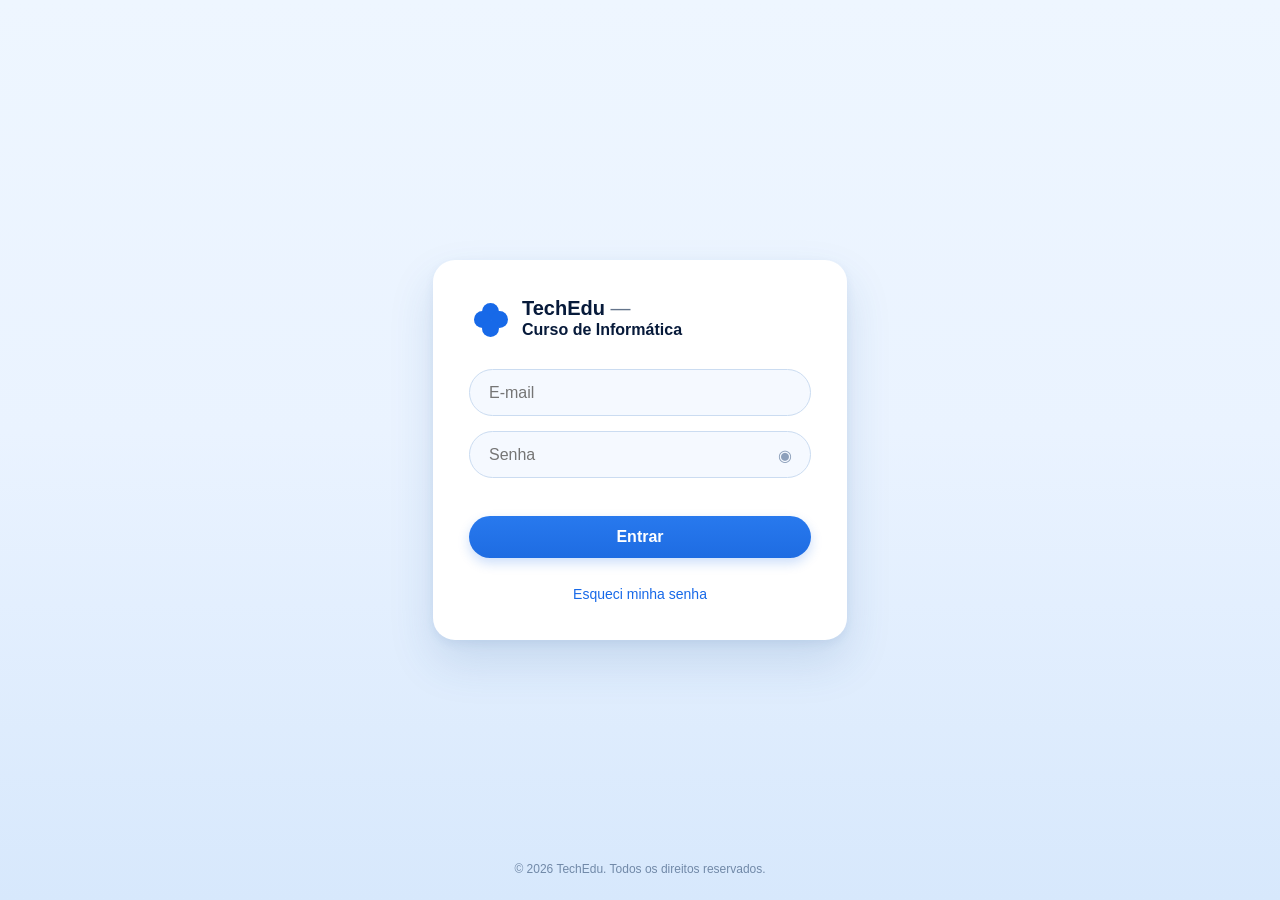
<file: index.html>
<!DOCTYPE html>
<html lang="pt-BR">

<head>
  <meta charset="UTF-8">
  <meta name="viewport" content="width=device-width, initial-scale=1.0">
  <title>TechEdu — Login</title>
  <link rel="stylesheet" href="style.css">
</head>

<body class="login-body">
  <main class="login-page">
    <section class="login-card">
      <div class="brand login-brand">
        <div class="brand-logo"><i></i><i></i><i></i><i></i></div>
        <div><strong>TechEdu <span>—</span></strong><b>Curso de Informática</b></div>
      </div>
      <form id="loginForm">
        <div class="input-wrap"><input id="email" type="email" placeholder="E-mail" required></div>
        <div class="input-wrap password-wrap">
          <input id="password" type="password" placeholder="Senha" required>
          <button type="button" id="togglePassword">◉</button>
        </div>
        <p id="loginMessage"></p>
        <button class="primary-btn full">Entrar</button>
      </form>
      <button class="forgot" id="forgotPassword">Esqueci minha senha</button>
    </section>
  </main>
  <footer>© <span id="year"></span> TechEdu. Todos os direitos reservados.</footer>
  <script src="app.js"></script>
</body>

</html>
</file>
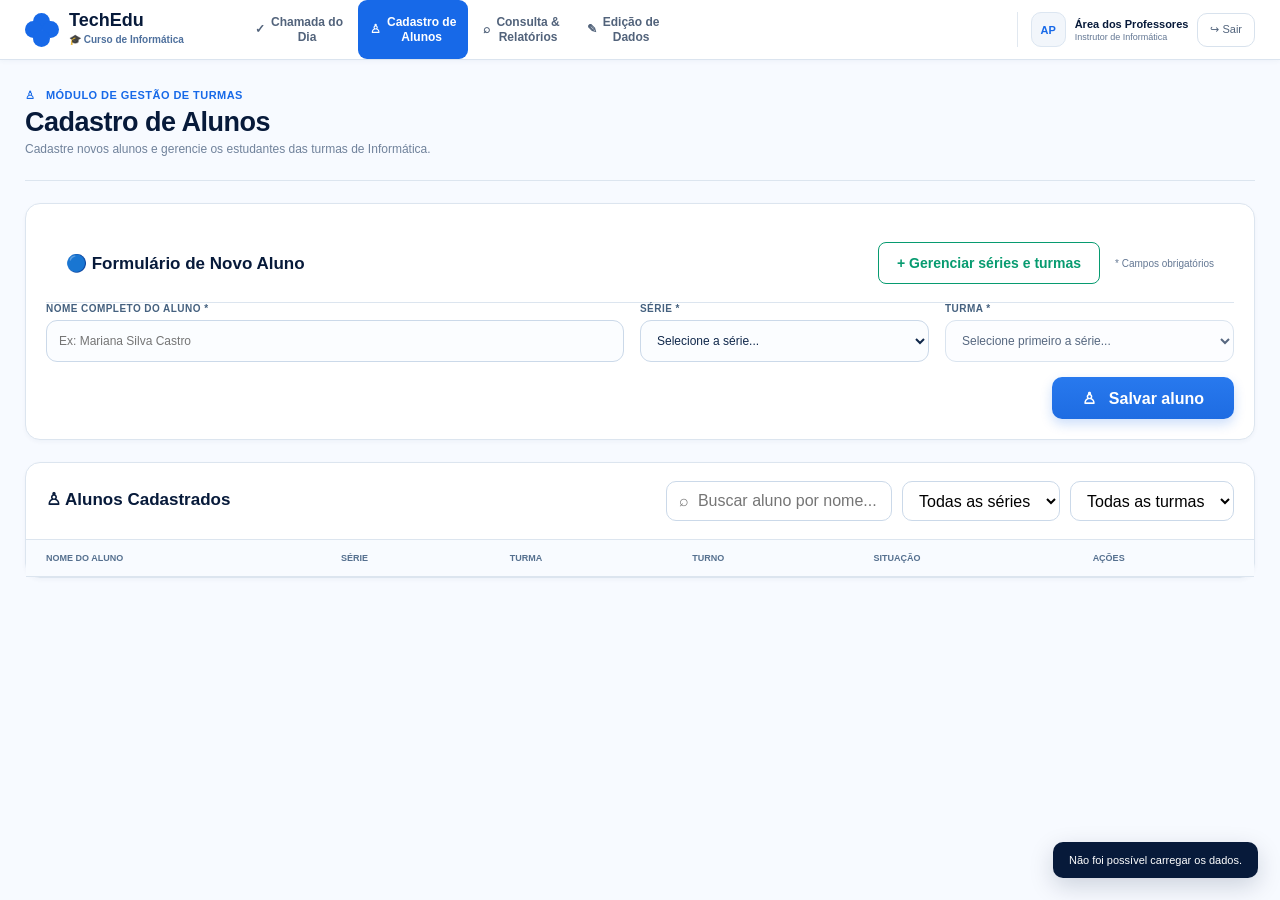
<file: alunos.html>
<!DOCTYPE html>
<html lang="pt-BR">

<head>
  <meta charset="UTF-8">
  <meta name="viewport" content="width=device-width, initial-scale=1">
  <title>TechEdu — Cadastro de Alunos</title>
  <link rel="stylesheet" href="style.css">
</head>

<body>
  <div class="app">

    <!-- TOPO -->
    <header class="topbar">
      <div class="topbar-inner">
        <a class="brand app-brand" href="chamada.html">
          <div class="brand-logo"><i></i><i></i><i></i><i></i></div>
          <div>
            <strong>TechEdu</strong>
            <small>🎓 Curso de Informática</small>
          </div>
        </a>

        <nav class="main-nav">
          <a class="nav-link" href="chamada.html">
            ✓ <span>Chamada do<br>Dia</span>
          </a>

          <a class="nav-link active" href="alunos.html">
            ♙ <span>Cadastro de<br>Alunos</span>
          </a>

          <a class="nav-link" href="relatorios.html">
            ⌕ <span>Consulta &<br>Relatórios</span>
          </a>

          <a class="nav-link" href="edicao.html">
            ✎ <span>Edição de<br>Dados</span>
          </a>
        </nav>

        <div class="user-area">
          <div class="avatar">AP</div>

          <div>
            <b>Área dos Professores</b>
            <small>Instrutor de Informática</small>
          </div>

          <button class="logout" id="logout">↪ Sair</button>
        </div>
      </div>
    </header>

    <!-- CONTEÚDO -->
    <main class="container">

      <section class="heading">
        <div class="eyebrow">♙ &nbsp; MÓDULO DE GESTÃO DE TURMAS</div>
        <h1>Cadastro de Alunos</h1>
        <p>Cadastre novos alunos e gerencie os estudantes das turmas de Informática.</p>
      </section>

      <!-- FORMULÁRIO DE CADASTRO -->
      <section class="card form-card">
        <div class="section-top student-form-header">
          <h2>🔵 Formulário de Novo Aluno</h2>

          <div class="student-form-header-actions">
            <button type="button" class="secondary-btn" id="openClassManager">
              + Gerenciar séries e turmas
            </button>

            <span class="required-fields">* Campos obrigatórios</span>
          </div>
        </div>

        <form id="studentForm">
          <div class="form-grid">

            <div>
              <label class="form-label">NOME COMPLETO DO ALUNO *</label>
              <input
                class="form-control"
                id="studentName"
                type="text"
                required
                placeholder="Ex: Mariana Silva Castro">
            </div>

            <div>
              <label class="form-label">SÉRIE *</label>
              <select class="form-control" id="studentSeries" required>
                <option value="">Selecione a série...</option>
              </select>
            </div>

            <div>
              <label class="form-label">TURMA *</label>
              <select class="form-control" id="studentClass" required disabled>
                <option value="">Selecione primeiro a série...</option>
              </select>
            </div>

          </div>

          <div class="student-form-actions">
            <button class="primary-btn student-save-btn" type="submit">
              ♙ &nbsp; Salvar aluno
            </button>
          </div>
        </form>
      </section>

      <!-- ALUNOS CADASTRADOS -->
      <section class="card students-card">
        <div class="section-top">
          <div>
            <h2>♙ Alunos Cadastrados</h2>
            <p id="studentCount"></p>
          </div>

          <div class="search-row">
            <input
              class="search"
              id="studentSearch"
              type="text"
              placeholder="⌕  Buscar aluno por nome...">

            <select class="select-small" id="seriesFilter">
              <option value="">Todas as séries</option>
            </select>

            <select class="select-small" id="classFilter">
              <option value="">Todas as turmas</option>
            </select>
          </div>
        </div>

        <div class="table-scroll">
          <table class="data-table">
            <thead>
              <tr>
                <th>NOME DO ALUNO</th>
                <th>SÉRIE</th>
                <th>TURMA</th>
                <th>TURNO</th>
                <th>SITUAÇÃO</th>
                <th>AÇÕES</th>
              </tr>
            </thead>

            <tbody id="studentTable"></tbody>
          </table>
        </div>
      </section>

    </main>
  </div>

  <!-- MODAL - GERENCIAR SÉRIES E TURMAS -->
  <div id="classManagerModal" class="class-manager-modal">
    <div class="class-manager-content">

      <div class="class-manager-header">
        <div>
          <h2>Gerenciar Séries e Turmas</h2>
          <p>Cadastre as séries e turmas disponíveis.</p>
        </div>

        <button
          type="button"
          id="closeClassManager"
          class="class-manager-close">
          ×
        </button>
      </div>

      <!-- CADASTRAR SÉRIE -->
      <div class="series-manager">
        <h3>Nova Série</h3>

        <div class="new-series-row">
          <div class="new-series-field">
            <label class="form-label">NOME DA SÉRIE</label>
            <input
              type="text"
              class="form-control"
              id="newSeriesName"
              placeholder="Ex: 8º ano">
          </div>

          <button
            type="button"
            class="primary-btn"
            id="saveSeries">
            + Adicionar série
          </button>
        </div>

        <div id="seriesList" class="series-list"></div>
      </div>

      <!-- CADASTRAR TURMA -->
      <div class="class-manager-section">
        <h3>Nova Turma</h3>

        <div class="new-class-grid">
          <div>
            <label class="form-label">SÉRIE</label>
            <select class="form-control" id="newClassSeries">
              <option value="">Selecione...</option>
            </select>
          </div>

          <div>
            <label class="form-label">NOME DA TURMA</label>
            <input
              type="text"
              class="form-control"
              id="newClassName"
              placeholder="Ex: 8º 1">
          </div>

          <div>
            <label class="form-label">TURNO</label>
            <select class="form-control" id="newClassShift">
              <option value="">Selecione...</option>
              <option value="Matutino">Matutino</option>
              <option value="Vespertino">Vespertino</option>
              <option value="Noturno">Noturno</option>
            </select>
          </div>
        </div>

        <div class="class-save-row">
          <button
            type="button"
            class="primary-btn"
            id="saveClass">
            + Adicionar turma
          </button>
        </div>

        <!-- TURMAS CADASTRADAS -->
        <div class="registered-classes">
          <h3>Turmas cadastradas</h3>

          <div class="table-scroll">
            <table class="data-table">
              <thead>
                <tr>
                  <th>TURMA</th>
                  <th>SÉRIE</th>
                  <th>TURNO</th>
                </tr>
              </thead>

              <tbody id="classList">
                <tr>
                  <td colspan="3">
                    <div class="empty">Nenhuma turma cadastrada.</div>
                  </td>
                </tr>
              </tbody>
            </table>
          </div>
        </div>

      </div>
    </div>
  </div>

  <!-- MENSAGENS -->
  <div id="toast" class="toast"></div>

  <script src="system.js"></script>
</body>

</html>
</file>
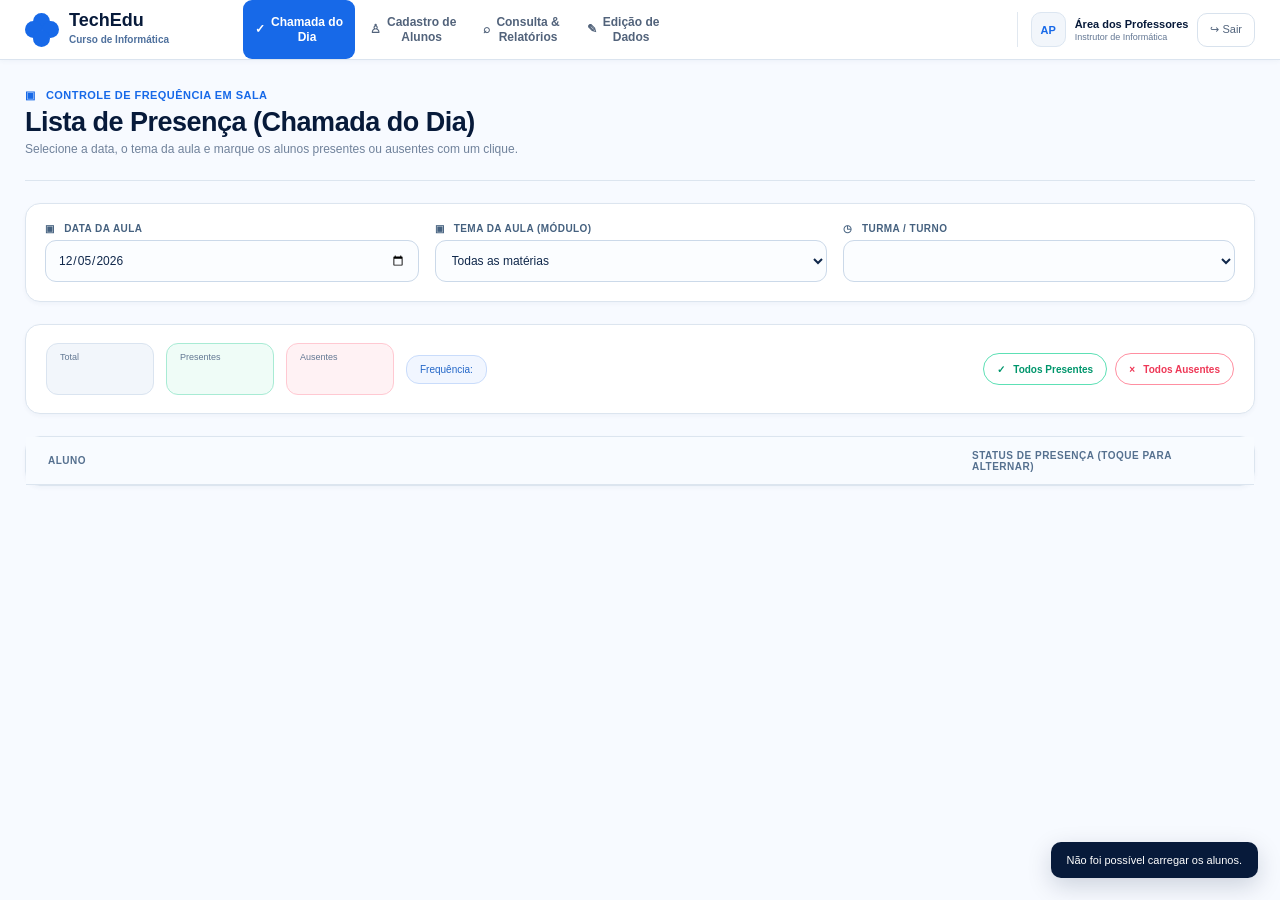
<file: chamada.html>
<!DOCTYPE html>
<html lang="pt-BR">

<head>
  <meta charset="UTF-8">
  <meta name="viewport" content="width=device-width, initial-scale=1">
  <title>TechEdu — Chamada do Dia</title>
  <link rel="stylesheet" href="style.css">
</head>

<body>
  <div class="app">

    <!-- TOPO -->
    <header class="topbar">
      <div class="topbar-inner">
        <a class="brand app-brand" href="chamada.html">
          <div class="brand-logo"><i></i><i></i><i></i><i></i></div>
          <div>
            <strong>TechEdu</strong>
            <small>Curso de Informática</small>
          </div>
        </a>

        <nav class="main-nav">
          <a class="nav-link active" href="chamada.html">
            ✓ <span>Chamada do<br>Dia</span>
          </a>

          <a class="nav-link" href="alunos.html">
            ♙ <span>Cadastro de<br>Alunos</span>
          </a>

          <a class="nav-link" href="relatorios.html">
            ⌕ <span>Consulta &<br>Relatórios</span>
          </a>

          <a class="nav-link" href="edicao.html">
            ✎ <span>Edição de<br>Dados</span>
          </a>
        </nav>

        <div class="user-area">
          <div class="avatar">AP</div>

          <div>
            <b>Área dos Professores</b>
            <small>Instrutor de Informática</small>
          </div>

          <button class="logout" id="logout">↪ Sair</button>
        </div>
      </div>
    </header>

    <!-- CONTEÚDO -->
    <main class="container">

      <section class="heading">
        <div class="eyebrow">▣ &nbsp; CONTROLE DE FREQUÊNCIA EM SALA</div>
        <h1>Lista de Presença (Chamada do Dia)</h1>
        <p>Selecione a data, o tema da aula e marque os alunos presentes ou ausentes com um clique.</p>
      </section>

      <!-- FILTROS DA CHAMADA -->
      <section class="card filters grid-3">
        <div class="field">
          <label>▣ &nbsp; DATA DA AULA</label>
          <input type="date" id="callDate">
        </div>

        <div class="field">
          <label>▣ &nbsp; TEMA DA AULA (MÓDULO)</label>
          <select id="callTheme"></select>
        </div>

        <div class="field">
          <label>◷ &nbsp; TURMA / TURNO</label>
          <select id="callClass"></select>
        </div>
      </section>

      <!-- RESUMO DA CHAMADA -->
      <section class="card summary">
        <div class="summary-left">
          <div class="stat total">
            <small>Total</small>
            <b id="sTotal"></b>
          </div>

          <div class="stat present">
            <small>Presentes</small>
            <b id="sPresent"></b>
          </div>

          <div class="stat absent">
            <small>Ausentes</small>
            <b id="sAbsent"></b>
          </div>

          <div class="frequency">
            Frequência: <b id="sFreq"></b>
          </div>
        </div>

        <div class="action-row">
          <button class="outline-btn green-outline" id="allPresent">
            ✓ &nbsp; Todos Presentes
          </button>

          <button class="outline-btn red-outline" id="allAbsent">
            × &nbsp; Todos Ausentes
          </button>
        </div>
      </section>

      <!-- LISTA DE ALUNOS -->
      <section class="card">
        <div class="table-head">
          <span>ALUNO</span>
          <span>STATUS DE PRESENÇA (TOQUE PARA ALTERNAR)</span>
        </div>

        <div id="studentList"></div>
      </section>

    </main>
  </div>

  <div id="toast" class="toast"></div>

  <script src="system.js"></script>
</body>

</html>
</file>
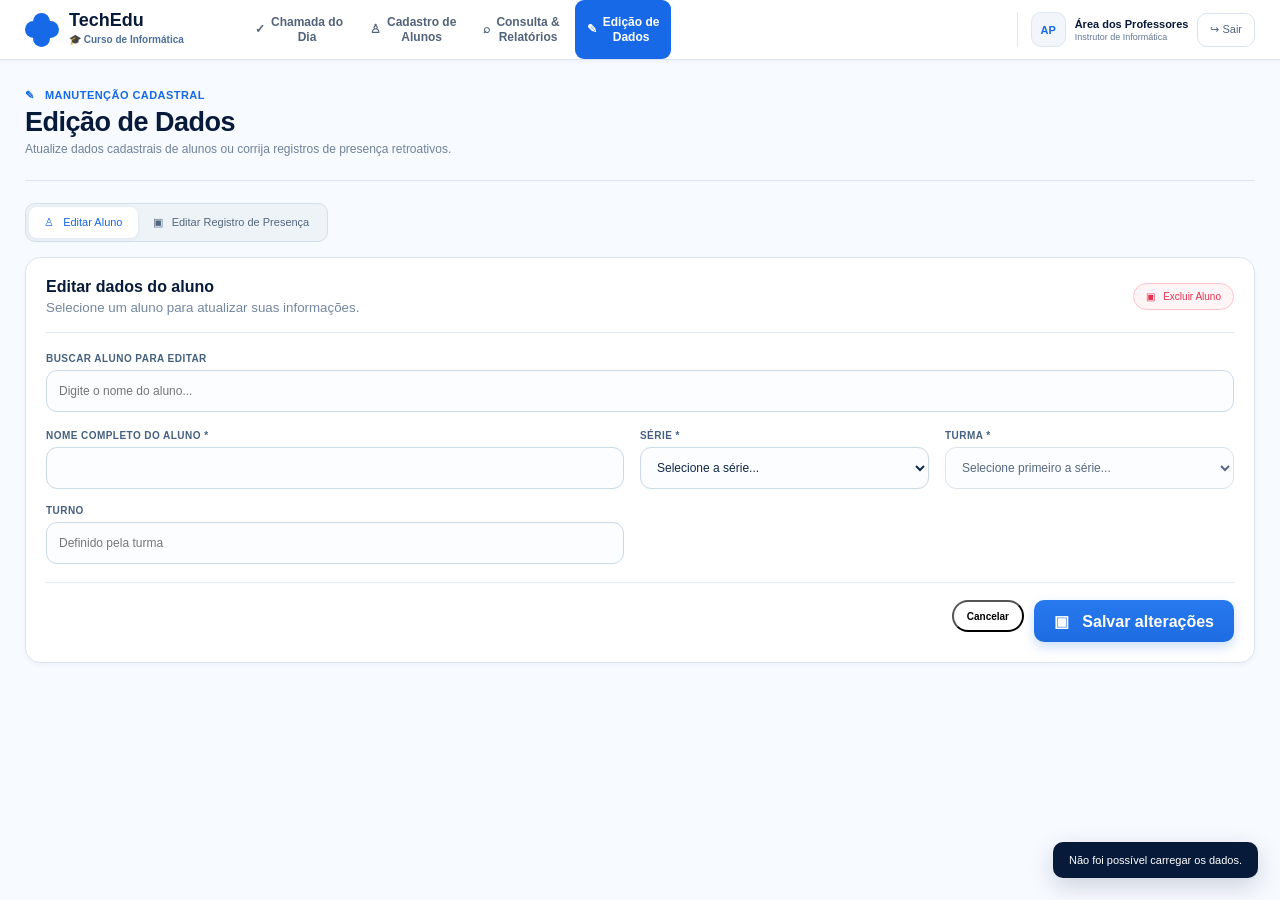
<file: edicao.html>
<!DOCTYPE html>
<html lang="pt-BR">

<head>
  <meta charset="UTF-8">
  <meta name="viewport" content="width=device-width, initial-scale=1">
  <title>TechEdu — Edição de Dados</title>
  <link rel="stylesheet" href="style.css">
</head>

<body>
  <div class="app">

    <!-- TOPO -->
    <header class="topbar">
      <div class="topbar-inner">
        <a class="brand app-brand" href="chamada.html">
          <div class="brand-logo"><i></i><i></i><i></i><i></i></div>
          <div>
            <strong>TechEdu</strong>
            <small>🎓 Curso de Informática</small>
          </div>
        </a>

        <nav class="main-nav">
          <a class="nav-link" href="chamada.html">
            ✓ <span>Chamada do<br>Dia</span>
          </a>

          <a class="nav-link" href="alunos.html">
            ♙ <span>Cadastro de<br>Alunos</span>
          </a>

          <a class="nav-link" href="relatorios.html">
            ⌕ <span>Consulta &<br>Relatórios</span>
          </a>

          <a class="nav-link active" href="edicao.html">
            ✎ <span>Edição de<br>Dados</span>
          </a>
        </nav>

        <div class="user-area">
          <div class="avatar">AP</div>
          <div>
            <b>Área dos Professores</b>
            <small>Instrutor de Informática</small>
          </div>
          <button class="logout" id="logout">↪ Sair</button>
        </div>
      </div>
    </header>

    <!-- CONTEÚDO -->
    <main class="container">

      <section class="heading">
        <div class="eyebrow">✎ &nbsp; MANUTENÇÃO CADASTRAL</div>
        <h1>Edição de Dados</h1>
        <p>Atualize dados cadastrais de alunos ou corrija registros de presença retroativos.</p>
      </section>

      <!-- ABAS -->
      <div class="tabs no-print">
        <button class="active" id="tabStudents">♙ &nbsp; Editar Aluno</button>
        <button id="tabRecords">▣ &nbsp; Editar Registro de Presença</button>
      </div>

      <!-- EDIÇÃO DO ALUNO -->
      <section id="editStudentSection" class="card edit-card">
        <div class="edit-title">
          <div>
            <h2>Editar dados do aluno</h2>
            <small>Selecione um aluno para atualizar suas informações.</small>
          </div>

          <button type="button" class="danger-top" id="deleteStudent">
            ▣ &nbsp; Excluir Aluno
          </button>
        </div>

        <!-- BUSCAR ALUNO -->
        <div class="record-select student-search-field">
          <label class="form-label">BUSCAR ALUNO PARA EDITAR</label>

          <div class="student-search">
            <input
              type="text"
              class="form-control"
              id="editStudentSearch"
              placeholder="Digite o nome do aluno..."
              autocomplete="off">

            <div id="editStudentResults" class="student-search-results"></div>
          </div>

          <input type="hidden" id="editStudentSelect">
        </div>

        <!-- FORMULÁRIO -->
        <form id="editStudentForm">
          <div class="form-grid">

            <div>
              <label class="form-label">NOME COMPLETO DO ALUNO *</label>
              <input class="form-control" id="editName" type="text" required>
            </div>

            <div>
              <label class="form-label">SÉRIE *</label>
              <select class="form-control" id="editSeries" required>
                <option value="">Selecione a série...</option>
              </select>
            </div>

            <div>
              <label class="form-label">TURMA *</label>
              <select class="form-control" id="editClass" required disabled>
                <option value="">Selecione primeiro a série...</option>
              </select>
            </div>

            <div>
              <label class="form-label">TURNO</label>
              <input
                class="form-control"
                id="editShift"
                type="text"
                placeholder="Definido pela turma"
                disabled>
            </div>

          </div>

          <div class="form-actions">
            <button type="button" class="outline-btn" id="cancelStudent">
              Cancelar
            </button>

            <button type="submit" class="primary-btn edit-save-btn">
              ▣ &nbsp; Salvar alterações
            </button>
          </div>
        </form>
      </section>

      <!-- EDIÇÃO DE PRESENÇA -->
      <section id="editRecordSection" class="card edit-card hidden-section">
        <div class="edit-title">
          <div>
            <h2>Editar registro de presença</h2>
            <small>Altere a data, tema ou status de um registro existente.</small>
          </div>

          <button type="button" class="danger-top" id="deleteRecord">
            ▣ &nbsp; Excluir Registro
          </button>
        </div>

        <!-- BUSCAR ALUNO -->
        <div class="record-select student-search-field">
          <label class="form-label">BUSCAR ALUNO</label>

          <div class="student-search">
            <input
              type="text"
              class="form-control"
              id="recordStudentSearch"
              placeholder="Digite o nome do aluno..."
              autocomplete="off">

            <div id="recordStudentResults" class="student-search-results"></div>
          </div>

          <input type="hidden" id="recordStudentId">
        </div>

        <!-- REGISTRO DE PRESENÇA -->
        <div class="record-select">
          <label class="form-label">REGISTRO DE PRESENÇA</label>

          <select class="form-control" id="recordSelect" disabled>
            <option value="">Selecione primeiro um aluno...</option>
          </select>
        </div>

        <div class="form-grid-wide">
          <div>
            <label class="form-label">ALUNO VINCULADO</label>
            <input class="form-control" id="recordStudent" disabled>
          </div>

          <div>
            <label class="form-label">DATA DA AULA *</label>
            <input class="form-control" id="recordDate" type="date">
          </div>
        </div>

        <div class="record-field">
          <label class="form-label">TEMA DA AULA *</label>
          <select class="form-control" id="recordTheme"></select>
        </div>

        <div class="record-field">
          <label class="form-label">STATUS DE PRESENÇA *</label>

          <div class="record-status">
            <button type="button" class="status-choice" id="recordPresent">
              ✓ &nbsp; Presente
            </button>

            <button type="button" class="status-choice" id="recordAbsent">
              ⊗ &nbsp; Ausente
            </button>
          </div>
        </div>

        <div class="form-actions">
          <button type="button" class="outline-btn" id="cancelRecord">
            Cancelar
          </button>

          <button type="button" class="primary-btn edit-save-btn" id="saveRecord">
            ▣ &nbsp; Salvar alterações
          </button>
        </div>
      </section>

    </main>
  </div>

  <div id="toast" class="toast"></div>

  <script src="system.js"></script>
</body>

</html>
</file>
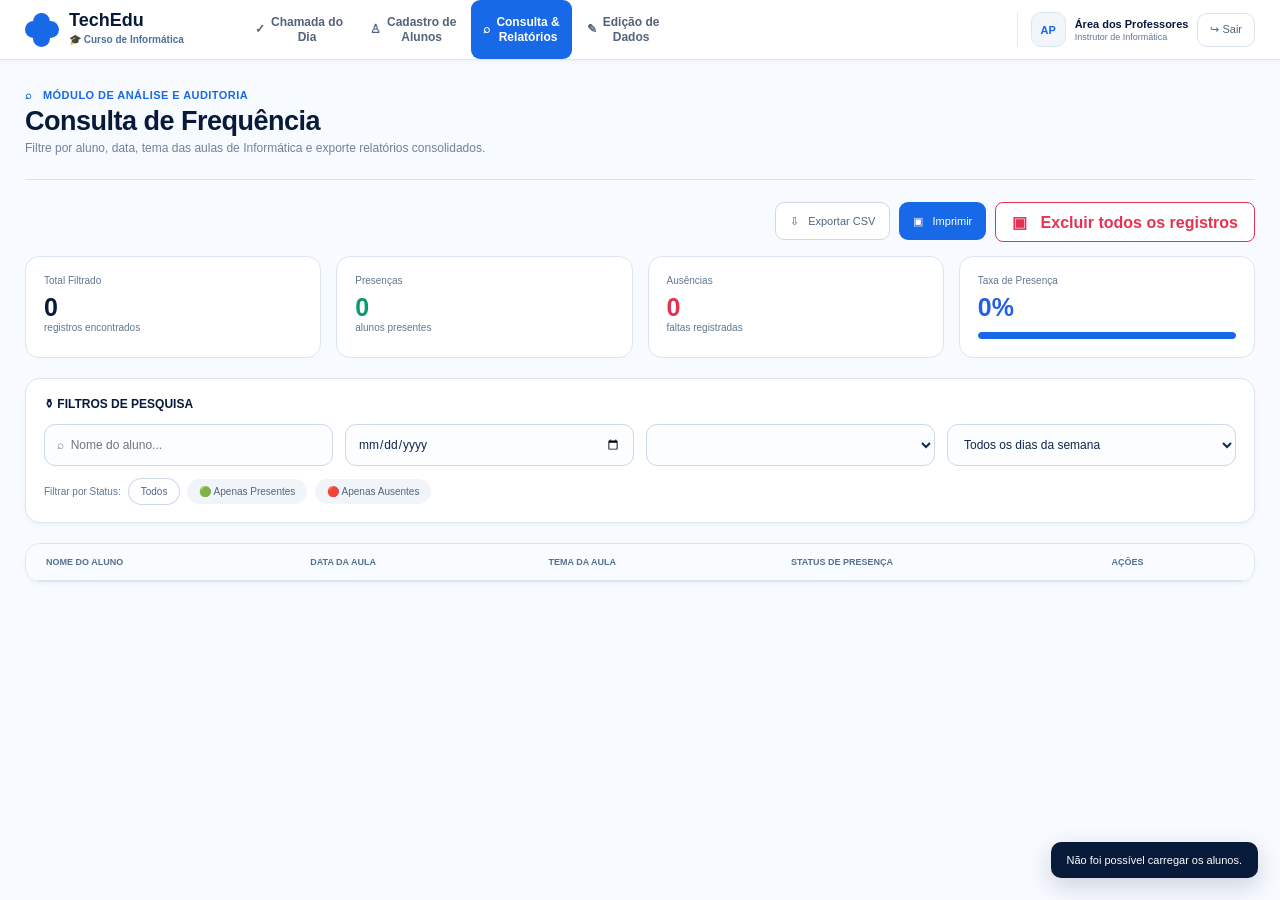
<file: relatorios.html>
<!DOCTYPE html>
<html lang="pt-BR">

<head>
  <meta charset="UTF-8">
  <meta name="viewport" content="width=device-width, initial-scale=1">
  <title>TechEdu — Consulta de Frequência</title>
  <link rel="stylesheet" href="style.css">
</head>

<body>
  <div class="app">

    <!-- TOPO -->
    <header class="topbar">
      <div class="topbar-inner">
        <a class="brand app-brand" href="chamada.html">
          <div class="brand-logo"><i></i><i></i><i></i><i></i></div>
          <div>
            <strong>TechEdu</strong>
            <small>🎓 Curso de Informática</small>
          </div>
        </a>

        <nav class="main-nav">
          <a class="nav-link" href="chamada.html">
            ✓ <span>Chamada do<br>Dia</span>
          </a>

          <a class="nav-link" href="alunos.html">
            ♙ <span>Cadastro de<br>Alunos</span>
          </a>

          <a class="nav-link active" href="relatorios.html">
            ⌕ <span>Consulta &<br>Relatórios</span>
          </a>

          <a class="nav-link" href="edicao.html">
            ✎ <span>Edição de<br>Dados</span>
          </a>
        </nav>

        <div class="user-area">
          <div class="avatar">AP</div>
          <div>
            <b>Área dos Professores</b>
            <small>Instrutor de Informática</small>
          </div>
          <button class="logout" id="logout">↪ Sair</button>
        </div>
      </div>
    </header>

    <!-- CONTEÚDO -->
    <main class="container">

      <section class="heading">
        <div class="eyebrow">⌕ &nbsp; MÓDULO DE ANÁLISE E AUDITORIA</div>
        <h1>Consulta de Frequência</h1>
        <p>Filtre por aluno, data, tema das aulas de Informática e exporte relatórios consolidados.</p>
      </section>

      <!-- EXPORTAÇÃO -->
      <div class="export-row report-export no-print">
  <button class="csv-btn" id="exportCsv">⇩ &nbsp; Exportar CSV</button>
  <button class="print-btn" onclick="window.print()">▣ &nbsp; Imprimir</button>
  <button class="delete-all-btn" id="deleteAllRecords">▣ &nbsp; Excluir todos os registros</button>
</div>

      <!-- RESUMO -->
      <section class="report-stats">
        <div class="report-stat">
          <small>Total Filtrado</small>
          <strong id="rTotal">0</strong>
          <small>registros encontrados</small>
        </div>

        <div class="report-stat green">
          <small>Presenças</small>
          <strong id="rPresent">0</strong>
          <small>alunos presentes</small>
        </div>

        <div class="report-stat red">
          <small>Ausências</small>
          <strong id="rAbsent">0</strong>
          <small>faltas registradas</small>
        </div>

        <div class="report-stat blue">
          <small>Taxa de Presença</small>
          <strong id="rRate">0%</strong>

          <div class="progress">
            <span id="rBar"></span>
          </div>
        </div>
      </section>

      <!-- FILTROS -->
      <section class="card filters-report no-print">
        <h3 class="report-filter-title">⚱ FILTROS DE PESQUISA</h3>

        <div class="filter-grid">
          <input
            class="form-control"
            id="filterName"
            placeholder="⌕  Nome do aluno...">

          <input
            class="form-control"
            id="filterDate"
            type="date"
            aria-label="Data da Aula">

          <select class="form-control" id="filterTheme"></select>

          <select class="form-control" id="filterDay">
            <option value="">Todos os dias da semana</option>
            <option>Segunda-feira</option>
            <option>Terça-feira</option>
            <option>Quarta-feira</option>
            <option>Quinta-feira</option>
            <option>Sexta-feira</option>
          </select>
        </div>

        <div class="status-filter">
          Filtrar por Status:

          <button class="active" data-status="">
            Todos
          </button>

          <button data-status="present">
            🟢 Apenas Presentes
          </button>

          <button data-status="absent">
            🔴 Apenas Ausentes
          </button>
        </div>
      </section>

      <!-- RESULTADOS -->
      <section class="card report-table-card">
        <table class="data-table report-table">
          <thead>
            <tr>
              <th>NOME DO ALUNO</th>
              <th>DATA DA AULA</th>
              <th>TEMA DA AULA</th>
              <th>STATUS DE PRESENÇA</th>
              <th>AÇÕES</th>
            </tr>
          </thead>

          <tbody id="reportTable"></tbody>
        </table>
      </section>

    </main>
  </div>

  <div id="toast" class="toast"></div>

  <script src="system.js"></script>
</body>

</html>
</file>
<file: style.css>
/* ============================================================
   1. GERAL
   ============================================================ */

* {
  box-sizing: border-box;
}

:root {
  --blue: #1769e8;
  --blue2: #246ff0;
  --green: #08a474;
  --red: #ee3e5d;
  --bg: #f7faff;
  --line: #dce5ef;
  --muted: #6d819d;
}

html,
body {
  margin: 0;
  min-height: 100%;
  font-family: "Segoe UI", Arial, sans-serif;
  color: #071a3a;
}

body {
  background: var(--bg);
}

button,
input,
select {
  font: inherit;
}

button {
  cursor: pointer;
}

a {
  text-decoration: none;
  color: inherit;
}

.primary-btn {
  border: 0;
  background: linear-gradient(180deg, #2879ee, #1e6ce2);
  color: #fff;
  font-weight: 700;
  border-radius: 10px;
  min-height: 42px;
  box-shadow: 0 5px 12px #1769e838;
}

.primary-btn:hover {
  filter: brightness(1.03);
}

.full {
  width: 100%;
  border-radius: 24px;
}

.card {
  background: #fff;
  border: 1px solid var(--line);
  border-radius: 15px;
  box-shadow: 0 2px 4px #1c3d620a;
}

.form-label {
  display: block;
  font-size: 10px;
  color: #45617f;
  font-weight: 700;
  letter-spacing: .45px;
  margin-bottom: 6px;
}

.form-control {
  width: 100%;
  height: 42px;
  border: 1px solid #cbd9e9;
  border-radius: 11px;
  background: #fbfdff;
  padding: 0 12px;
  color: #10284b;
  font-size: 12px;
  outline: none;
}

.form-control:focus {
  border-color: #73a6ef;
  box-shadow: 0 0 0 3px #1769e812;
}

.outline-btn {
  height: 32px;
  border-radius: 16px;
  background: #fff;
  padding: 0 13px;
  font-size: 10px;
  font-weight: 650;
}

.green-outline {
  border: 1px solid #5de0b5;
  color: #00966c;
}

.red-outline {
  border: 1px solid #ff8fa1;
  color: #ee3857;
}

.danger-btn {
  border: 1px solid #ffbdc8;
  background: #fff3f5;
  color: #e63252;
  height: 40px;
  border-radius: 9px;
  padding: 0 15px;
}

.icon-btn {
  border: 0;
  background: none;
  color: #55708f;
  font-size: 16px;
  margin-left: 7px;
}

.icon-btn:hover {
  color: var(--blue);
}

.empty {
  padding: 35px;
  text-align: center;
  color: #7a8da6;
  font-size: 12px;
}

.table-scroll {
  overflow: auto;
}


/* ============================================================
   2. LOGIN
   ============================================================ */

.login-body {
  min-height: 100vh;
  background: linear-gradient(180deg, #eef6ff, #eaf3ff 48%, #d7e8fc);
  overflow: hidden;
}

.login-page {
  min-height: 100vh;
  display: flex;
  align-items: center;
  justify-content: center;
  padding: 30px;
}

.login-card {
  width: 414px;
  padding: 40px 36px 37px;
  background: #fff;
  border-radius: 22px;
  box-shadow: 0 22px 45px #285c9c26, 0 4px 10px #285c9c14;
}

.brand {
  display: flex;
  align-items: center;
  gap: 10px;
}

.login-brand {
  gap: 14px;
  margin-bottom: 30px;
  padding-left: 5px;
}

.brand-logo {
  width: 34px;
  height: 34px;
  position: relative;
  flex: none;
}

.brand-logo i {
  position: absolute;
  width: 17px;
  height: 17px;
  border-radius: 50%;
  background: var(--blue);
}

.brand-logo i:nth-child(1) {
  left: 8px;
}

.brand-logo i:nth-child(2) {
  left: 0;
  top: 8px;
}

.brand-logo i:nth-child(3) {
  right: 0;
  top: 8px;
}

.brand-logo i:nth-child(4) {
  left: 8px;
  bottom: 0;
}

.brand strong {
  font-size: 20px;
  display: block;
  line-height: 17px;
}

.brand strong span {
  color: #64748b;
  font-weight: 500;
}

.brand b {
  display: block;
  font-size: 16px;
  margin-top: 4px;
}

.input-wrap {
  margin-bottom: 15px;
  position: relative;
}

.input-wrap input {
  width: 100%;
  height: 47px;
  border: 1px solid #cbdcf1;
  border-radius: 25px;
  background: #f5f9ff;
  padding: 0 19px;
  outline: 0;
  color: #13284b;
}

.input-wrap input:focus {
  border-color: #76aaf4;
  background: #fff;
  box-shadow: 0 0 0 3px #1769e814;
}

.password-wrap input {
  padding-right: 50px;
}

.password-wrap button {
  position: absolute;
  right: 9px;
  top: 7px;
  width: 34px;
  height: 34px;
  border: 0;
  background: transparent;
  color: #8da0bb;
}

.forgot {
  display: block;
  margin: 27px auto 0;
  border: 0;
  background: none;
  color: var(--blue);
  font-size: 14px;
}

.forgot:hover {
  text-decoration: underline;
}

#loginMessage {
  min-height: 17px;
  margin: 0 5px 6px;
  font-size: 12px;
  color: var(--red);
}

footer {
  position: fixed;
  bottom: 24px;
  width: 100%;
  text-align: center;
  color: #7189a8;
  font-size: 12px;
}


/* ============================================================
   3. CABEÇALHO E NAVEGAÇÃO DO SISTEMA
   ============================================================ */

.app {
  min-height: 100vh;
}

.topbar {
  height: 60px;
  background: #fff;
  border-bottom: 1px solid #dbe4ef;
  box-shadow: 0 1px 5px #23466e0d;
  position: sticky;
  top: 0;
  z-index: 50;
}

.topbar-inner {
  max-width: 1250px;
  height: 100%;
  margin: auto;
  padding: 0 10px;
  display: flex;
  align-items: center;
  gap: 18px;
}

.app-brand {
  min-width: 200px;
}

.app-brand strong {
  font-size: 18px;
  display: block;
}

.app-brand small {
  font-size: 10px;
  color: #4e709d;
  font-weight: 600;
}

.main-nav {
  display: flex;
  align-items: stretch;
  height: 100%;
  gap: 3px;
  flex: 1;
}

.nav-link {
  display: flex;
  align-items: center;
  justify-content: center;
  gap: 6px;
  padding: 0 12px;
  border-radius: 9px;
  color: #52637b;
  font-size: 12px;
  font-weight: 650;
  text-align: center;
  line-height: 15px;
}

.nav-link:hover {
  background: #f1f6fd;
  color: var(--blue);
}

.nav-link.active {
  background: var(--blue);
  color: #fff;
}

.user-area {
  display: flex;
  align-items: center;
  gap: 9px;
  border-left: 1px solid #e1e8f0;
  padding-left: 13px;
}

.avatar {
  width: 35px;
  height: 35px;
  border-radius: 10px;
  background: #f2f6fb;
  border: 1px solid #dce6f1;
  display: grid;
  place-items: center;
  color: var(--blue);
  font-size: 11px;
  font-weight: 700;
}

.user-area b {
  font-size: 11px;
  display: block;
  white-space: nowrap;
}

.user-area small {
  display: block;
  color: #637793;
  font-size: 9px;
  margin-top: 2px;
  white-space: nowrap;
}

.logout {
  height: 34px;
  border: 1px solid #d8e2ed;
  background: #fff;
  border-radius: 10px;
  padding: 0 12px;
  color: #53657d;
  font-size: 11px;
}

.logout:hover {
  background: #f6f9fd;
}

.container {
  max-width: 1250px;
  margin: auto;
  padding: 29px 10px 50px;
}

.heading {
  border-bottom: 1px solid var(--line);
  padding-bottom: 24px;
  margin-bottom: 22px;
}

.eyebrow {
  font-size: 11px;
  color: var(--blue);
  font-weight: 700;
  letter-spacing: .45px;
}

.heading h1 {
  font-size: 27px;
  letter-spacing: -.5px;
  margin: 5px 0 4px;
}

.heading p {
  font-size: 12px;
  color: #70829b;
  margin: 0;
}


/* ============================================================
   4. CHAMADA
   ============================================================ */

.grid-3 {
  display: grid;
  grid-template-columns: 1fr 1.05fr 1.05fr;
  gap: 16px;
}

.filters {
  padding: 19px;
  margin-bottom: 22px;
}

.field label {
  display: block;
  font-size: 10px;
  color: #45617f;
  font-weight: 700;
  letter-spacing: .45px;
  margin-bottom: 6px;
}

.field input,
.field select {
  width: 100%;
  height: 42px;
  border: 1px solid #cbd9e9;
  border-radius: 11px;
  background: #fbfdff;
  padding: 0 12px;
  color: #10284b;
  font-size: 12px;
  outline: none;
}

.field input:focus,
.field select:focus {
  border-color: #73a6ef;
  box-shadow: 0 0 0 3px #1769e812;
}

.summary {
  padding: 18px 20px;
  display: flex;
  justify-content: space-between;
  align-items: center;
  margin-bottom: 22px;
}

.summary-left {
  display: flex;
  align-items: center;
  gap: 12px;
  flex-wrap: wrap;
}

.stat {
  height: 52px;
  min-width: 108px;
  border-radius: 12px;
  padding: 8px 13px;
  border: 1px solid;
}

.stat small {
  display: block;
  font-size: 9px;
  color: #637893;
}

.stat b {
  font-size: 14px;
}

.stat.total {
  background: #f2f6fb;
  border-color: #dae4f0;
}

.stat.present {
  background: #effcf7;
  border-color: #a8ebd4;
  color: #079b70;
}

.stat.absent {
  background: #fff2f4;
  border-color: #ffc9d2;
  color: #e63252;
}

.frequency {
  background: #f1f6ff;
  border: 1px solid #c9dcfb;
  border-radius: 13px;
  padding: 8px 13px;
  color: #2367c8;
  font-size: 10px;
}

.action-row {
  display: flex;
  gap: 8px;
}

.table-head {
  height: 48px;
  background: #f8fbff;
  border-bottom: 1px solid var(--line);
  display: grid;
  grid-template-columns: 1fr 260px;
  align-items: center;
  padding: 0 22px;
  color: #55708f;
  font-size: 10px;
  font-weight: 700;
  letter-spacing: .5px;
}

.student-row {
  min-height: 80px;
  border-bottom: 1px solid #e6edf5;
  display: flex;
  align-items: center;
  justify-content: space-between;
  padding: 0 22px;
}

.student-row:last-child {
  border: 0;
}

.student-info {
  display: flex;
  align-items: center;
  gap: 11px;
}

.num {
  width: 20px;
  color: #8396ad;
  font-size: 11px;
}

.person {
  width: 40px;
  height: 40px;
  border-radius: 10px;
  background: #dff9ef;
  border: 1px solid #5ee2b8;
  display: grid;
  place-items: center;
  color: #07966d;
  font-weight: 700;
  font-size: 11px;
}

.person-name b {
  font-size: 14px;
  display: block;
  margin-bottom: 3px;
}

.person-name small {
  font-size: 10px;
  color: #607997;
}

.status-toggle {
  width: 225px;
  height: 43px;
  background: #e9f0f7;
  border: 1px solid #ccd9e8;
  border-radius: 11px;
  padding: 4px;
  display: flex;
}

.status-toggle button {
  width: 50%;
  border: 0;
  background: transparent;
  border-radius: 8px;
  color: #5d718d;
  font-size: 11px;
  font-weight: 650;
}

.status-toggle .selected-present {
  background: #06a376;
  color: #fff;
}

.status-toggle .selected-absent {
  background: #f04b67;
  color: #fff;
}


/* ============================================================
   5. CADASTRO DE ALUNOS
   ============================================================ */

.form-card {
  padding: 20px;
}

.form-grid {
  display: grid;
  grid-template-columns: 1.6fr .8fr .8fr;
  gap: 16px;
}

.form-grid-wide {
  display: grid;
  grid-template-columns: 1fr 1fr;
  gap: 16px;
}

.form-actions {
  display: flex;
  justify-content: flex-end;
  gap: 10px;
  margin-top: 18px;
  padding-top: 17px;
  border-top: 1px solid #e5ebf2;
}

.student-form-header {
  padding: 0 0 16px;
  border: 0;
}

.student-form-header-actions {
  display: flex;
  align-items: center;
  gap: 15px;
  flex-wrap: wrap;
}

.required-fields {
  font-size: 10px;
  color: #637793;
}

.student-form-actions {
  display: flex;
  justify-content: flex-end;
  margin-top: 15px;
}

.student-save-btn {
  padding: 0 30px;
}

.students-card {
  margin-top: 22px;
}

.search-row {
  display: flex;
  gap: 10px;
  align-items: center;
}

.search {
  height: 40px;
  border: 1px solid #cbd9e9;
  border-radius: 10px;
  padding: 0 12px;
  outline: 0;
}

.search:focus {
  border-color: #73a6ef;
}

.select-small {
  height: 40px;
  border: 1px solid #cbd9e9;
  border-radius: 10px;
  padding: 0 12px;
  background: white;
}

.section-top {
  display: flex;
  justify-content: space-between;
  align-items: center;
  padding: 18px 20px;
  border-bottom: 1px solid var(--line);
}

.section-top h2 {
  font-size: 17px;
  margin: 0;
}

.section-top p {
  font-size: 10px;
  color: var(--muted);
  margin: 4px 0 0;
}

.badge {
  display: inline-block;
  background: #edf4ff;
  color: #1769e8;
  border: 1px solid #c9dcfb;
  border-radius: 14px;
  padding: 7px 12px;
  font-size: 10px;
  font-weight: 650;
}

.data-table {
  width: 100%;
  border-collapse: collapse;
}

.data-table th {
  text-align: left;
  background: #f8fbff;
  color: #55708f;
  font-size: 9px;
  padding: 13px 20px;
  border-bottom: 1px solid var(--line);
}

.data-table td {
  padding: 13px 20px;
  border-bottom: 1px solid #e6edf5;
  font-size: 11px;
}

.data-table tr:last-child td {
  border-bottom: 0;
}

.pill {
  display: inline-block;
  padding: 5px 9px;
  border-radius: 12px;
  background: #f1f5fa;
  color: #566d8a;
  font-size: 9px;
}


/* Botão Gerenciar Séries e Turmas */

#openClassManager {
  display: inline-flex;
  align-items: center;
  justify-content: center;
  gap: 8px;
  min-height: 42px;
  padding: 0 18px;
  background: #fff;
  color: #079b70;
  border: 1px solid #079b70;
  border-radius: 8px;
  font-family: inherit;
  font-size: 14px;
  font-weight: 700;
  cursor: pointer;
  transition: background-color .2s ease, color .2s ease,
              border-color .2s ease, transform .1s ease;
}

#openClassManager:hover {
  background: #079b70;
  color: #fff;
}

#openClassManager:active {
  transform: translateY(1px);
}

#openClassManager:focus {
  outline: none;
  box-shadow: 0 0 0 3px rgba(7, 155, 112, .15);
}


/* Modal de Séries e Turmas */

.class-manager-modal {
  display: none;
  position: fixed;
  inset: 0;
  background: rgba(15, 30, 50, .55);
  z-index: 9999;
  align-items: center;
  justify-content: center;
  padding: 20px;
}

.class-manager-content {
  background: #fff;
  width: 100%;
  max-width: 760px;
  max-height: 90vh;
  overflow: auto;
  border-radius: 14px;
  padding: 25px;
  box-shadow: 0 20px 60px rgba(0, 0, 0, .25);
}

.class-manager-header {
  display: flex;
  justify-content: space-between;
  align-items: center;
  margin-bottom: 25px;
}

.class-manager-header h2 {
  margin: 0;
}

.class-manager-header p {
  margin: 5px 0 0;
  color: #637793;
  font-size: 13px;
}

.class-manager-close {
  border: 0;
  background: transparent;
  font-size: 24px;
  cursor: pointer;
}

.series-manager {
  padding-bottom: 25px;
  border-bottom: 1px solid #e5eaf0;
}

.new-series-row {
  display: flex;
  gap: 10px;
  align-items: flex-end;
}

.new-series-field {
  flex: 1;
}

.series-list {
  margin-top: 15px;
  display: flex;
  gap: 8px;
  flex-wrap: wrap;
}

.class-manager-section {
  padding-top: 25px;
}

.new-class-grid {
  display: grid;
  grid-template-columns: 1fr 1fr 1fr;
  gap: 12px;
}

.class-save-row {
  display: flex;
  justify-content: flex-end;
  margin-top: 15px;
}

.registered-classes {
  margin-top: 25px;
}


/* ============================================================
   6. CONSULTA E RELATÓRIOS
   ============================================================ */

.report-stats {
  display: grid;
  grid-template-columns: repeat(4, 1fr);
  gap: 15px;
  margin-bottom: 20px;
}

.report-stat {
  padding: 18px;
  border-radius: 14px;
  background: white;
  border: 1px solid var(--line);
}

.report-stat small {
  display: block;
  color: #607793;
  font-size: 10px;
}

.report-stat strong {
  display: block;
  font-size: 25px;
  margin-top: 7px;
}

.report-stat.green strong {
  color: #079b70;
}

.report-stat.red strong {
  color: #e63252;
}

.report-stat.blue strong {
  color: #245fe5;
}

.progress {
  height: 7px;
  background: #edf2f7;
  border-radius: 10px;
  margin-top: 10px;
  overflow: hidden;
}

.progress span {
  display: block;
  height: 100%;
  background: #1769e8;
  border-radius: 10px;
}

.filters-report {
  padding: 18px;
  margin-bottom: 20px;
}

.filter-grid {
  display: grid;
  grid-template-columns: 1fr 1fr 1fr 1fr;
  gap: 12px;
}

.status-filter {
  margin-top: 13px;
  display: flex;
  gap: 8px;
  align-items: center;
  font-size: 10px;
  color: #607793;
}

.status-filter button {
  border: 0;
  border-radius: 14px;
  padding: 7px 12px;
  background: #f1f5fa;
  color: #52677f;
  font-size: 10px;
}

.status-filter button.active {
  background: #fff;
  box-shadow: 0 0 0 1px #cdd9e8;
}

.export-row {
  display: flex;
  gap: 9px;
}

.print-btn {
  background: var(--blue);
  color: white;
  border: 0;
  border-radius: 9px;
  height: 38px;
  padding: 0 14px;
  font-size: 11px;
}

.csv-btn {
  background: white;
  color: #52677f;
  border: 1px solid #cdd9e8;
  border-radius: 9px;
  height: 38px;
  padding: 0 14px;
  font-size: 11px;
}

.report-export {
  justify-content: flex-end;
  margin-bottom: 14px;
}

.report-filter-title {
  font-size: 12px;
  margin: 0 0 13px;
}

.report-table-card {
  overflow: auto;
}

.report-table {
  min-width: 700px;
}

/* ============================================================
   7. EDIÇÃO DE DADOS
   ============================================================ */

.tabs {
  display: flex;
  gap: 0;
  background: #eef3f8;
  border: 1px solid #d4dfeb;
  padding: 3px;
  border-radius: 10px;
  width: max-content;
}

.tabs button {
  border: 0;
  background: transparent;
  border-radius: 8px;
  padding: 9px 15px;
  color: #52677f;
  font-size: 11px;
}

.tabs button.active {
  background: #fff;
  color: var(--blue);
  box-shadow: 0 1px 4px #1c3d6212;
}

.edit-card {
  margin-top: 15px;
  padding: 20px;
}

.edit-title {
  display: flex;
  justify-content: space-between;
  align-items: center;
  border-bottom: 1px solid var(--line);
  padding-bottom: 17px;
  margin-bottom: 20px;
}

.edit-title h2 {
  font-size: 16px;
  margin: 0;
}

.edit-title small {
  display: block;
  color: #7487a0;
  margin-top: 4px;
}

.record-select {
  margin-bottom: 18px;
}

.record-status {
  display: flex;
  gap: 10px;
}

.status-choice {
  width: 215px;
  height: 42px;
  border: 1px solid #cbd9e9;
  background: white;
  border-radius: 10px;
  color: #52677f;
}

.status-choice.active-present {
  background: #06a376;
  color: white;
  border-color: #06a376;
}

.status-choice.active-absent {
  background: #f04b67;
  color: white;
  border-color: #f04b67;
}

.danger-top {
  border: 1px solid #ffc3cc;
  color: #e63252;
  background: #fff5f6;
  border-radius: 15px;
  padding: 7px 12px;
  font-size: 10px;
}


/* Busca de aluno na edição */

.student-search-field {
  position: relative;
}

.student-search {
  position: relative;
  width: 100%;
}

.student-search-results {
  display: none;
  position: absolute;
  top: calc(100% + 6px);
  left: 0;
  right: 0;
  max-height: 260px;
  overflow-y: auto;
  background: #fff;
  border: 1px solid #dce5ee;
  border-radius: 8px;
  box-shadow: 0 8px 24px rgba(24, 45, 70, .12);
  z-index: 100;
}

.student-search-results.show {
  display: block;
}

.student-search-item {
  display: flex;
  align-items: center;
  gap: 12px;
  width: 100%;
  padding: 12px 14px;
  background: #fff;
  border: 0;
  border-bottom: 1px solid #edf1f5;
  text-align: left;
  cursor: pointer;
}

.student-search-item:last-child {
  border-bottom: 0;
}

.student-search-item:hover {
  background: #f5fbf9;
}

.student-search-avatar {
  width: 38px;
  height: 38px;
  min-width: 38px;
  display: flex;
  align-items: center;
  justify-content: center;
  border-radius: 50%;
  background: #e5f7f1;
  color: #079b70;
  font-size: 13px;
  font-weight: 800;
}

.student-search-info {
  display: flex;
  flex-direction: column;
  gap: 3px;
  min-width: 0;
}

.student-search-info b {
  color: #26394d;
  font-size: 14px;
  font-weight: 700;
}

.student-search-info small {
  color: #7185a0;
  font-size: 12px;
}

.student-search-empty {
  padding: 14px;
  color: #7185a0;
  font-size: 13px;
  text-align: center;
}

.student-search input.student-selected {
  border-color: #079b70;
  background: #f7fcfa;
  font-weight: 600;
}

.edit-save-btn {
  padding: 0 20px;
}

.hidden-section {
  display: none;
}

.record-field {
  margin-top: 15px;
}

/* ============================================================
   8. MENSAGENS / TOAST
   ============================================================ */

.toast {
  position: fixed;
  right: 22px;
  bottom: 22px;
  background: #071a3a;
  color: #fff;
  padding: 12px 16px;
  border-radius: 10px;
  font-size: 11px;
  box-shadow: 0 8px 25px #071a3a2c;
  z-index: 100;
  opacity: 0;
  transform: translateY(10px);
  transition: .2s;
}

.toast.show {
  opacity: 1;
  transform: translateY(0);
}

.manager-empty-text {
    color: #7185a0;
    font-size: 13px;
}

.report-student-meta {
    display: block;
    color: #7185a0;
}

.status-present {
    color: #079b70;
}

.status-absent {
    color: #e63252;
}

.delete-all-btn {
  height: 40px;
  padding: 0 16px;
  border: 1px solid #e63252;
  border-radius: 8px;
  background: #fff;
  color: #e63252;
  font-weight: 700;
  cursor: pointer;
}

.delete-all-btn:hover {
  background: #e63252;
  color: #fff;
}


/* ============================================================
   9. RESPONSIVIDADE
   ============================================================ */

@media (max-width: 1050px) {
  .user-area > div:not(.avatar) {
    display: none;
  }

  .app-brand {
    min-width: 150px;
  }

  .nav-link {
    padding: 0 7px;
  }

  .container {
    padding-left: 18px;
    padding-right: 18px;
  }
}

@media (max-width: 800px) {
  .topbar {
    height: auto;
  }

  .topbar-inner {
    flex-wrap: wrap;
    padding: 8px 12px;
  }

  .main-nav {
    order: 3;
    width: 100%;
    overflow-x: auto;
    height: 45px;
  }

  .filters,
  .grid-3,
  .form-grid,
  .filter-grid,
  .new-class-grid {
    grid-template-columns: 1fr;
  }

  .summary {
    align-items: flex-start;
    flex-direction: column;
    gap: 14px;
  }

  .report-stats {
    grid-template-columns: 1fr 1fr;
  }

  .user-area {
    margin-left: auto;
  }

  .table-head {
    grid-template-columns: 1fr 220px;
  }

  .new-series-row {
    align-items: stretch;
    flex-direction: column;
  }
}

@media (max-width: 600px) {
  .heading h1 {
    font-size: 22px;
  }

  .report-stats {
    grid-template-columns: 1fr;
  }

  .table-head {
    grid-template-columns: 1fr 185px;
    padding: 0 12px;
  }

  .student-row {
    padding: 12px;
    gap: 8px;
  }

  .status-toggle {
    width: 185px;
    flex: none;
  }

  .person-name b {
    font-size: 12px;
  }

  .person-name small {
    font-size: 9px;
  }

  .num {
    display: none;
  }

  .data-table {
    min-width: 650px;
  }

  .section-top {
    align-items: flex-start;
    gap: 10px;
    flex-direction: column;
  }

  .search-row {
    width: 100%;
    flex-direction: column;
    align-items: stretch;
  }

  .search,
  .select-small {
    width: 100%;
  }

  .class-manager-content {
    padding: 18px;
  }

  .class-manager-header {
    align-items: flex-start;
  }
}


/* ============================================================
   10. IMPRESSÃO
   ============================================================ */

@media print {
  .topbar,
  .no-print {
    display: none !important;
  }

  .container {
    max-width: none;
    padding: 0;
  }

  .card {
    box-shadow: none;
  }

  .heading {
    margin-top: 0;
  }
}
</file>
